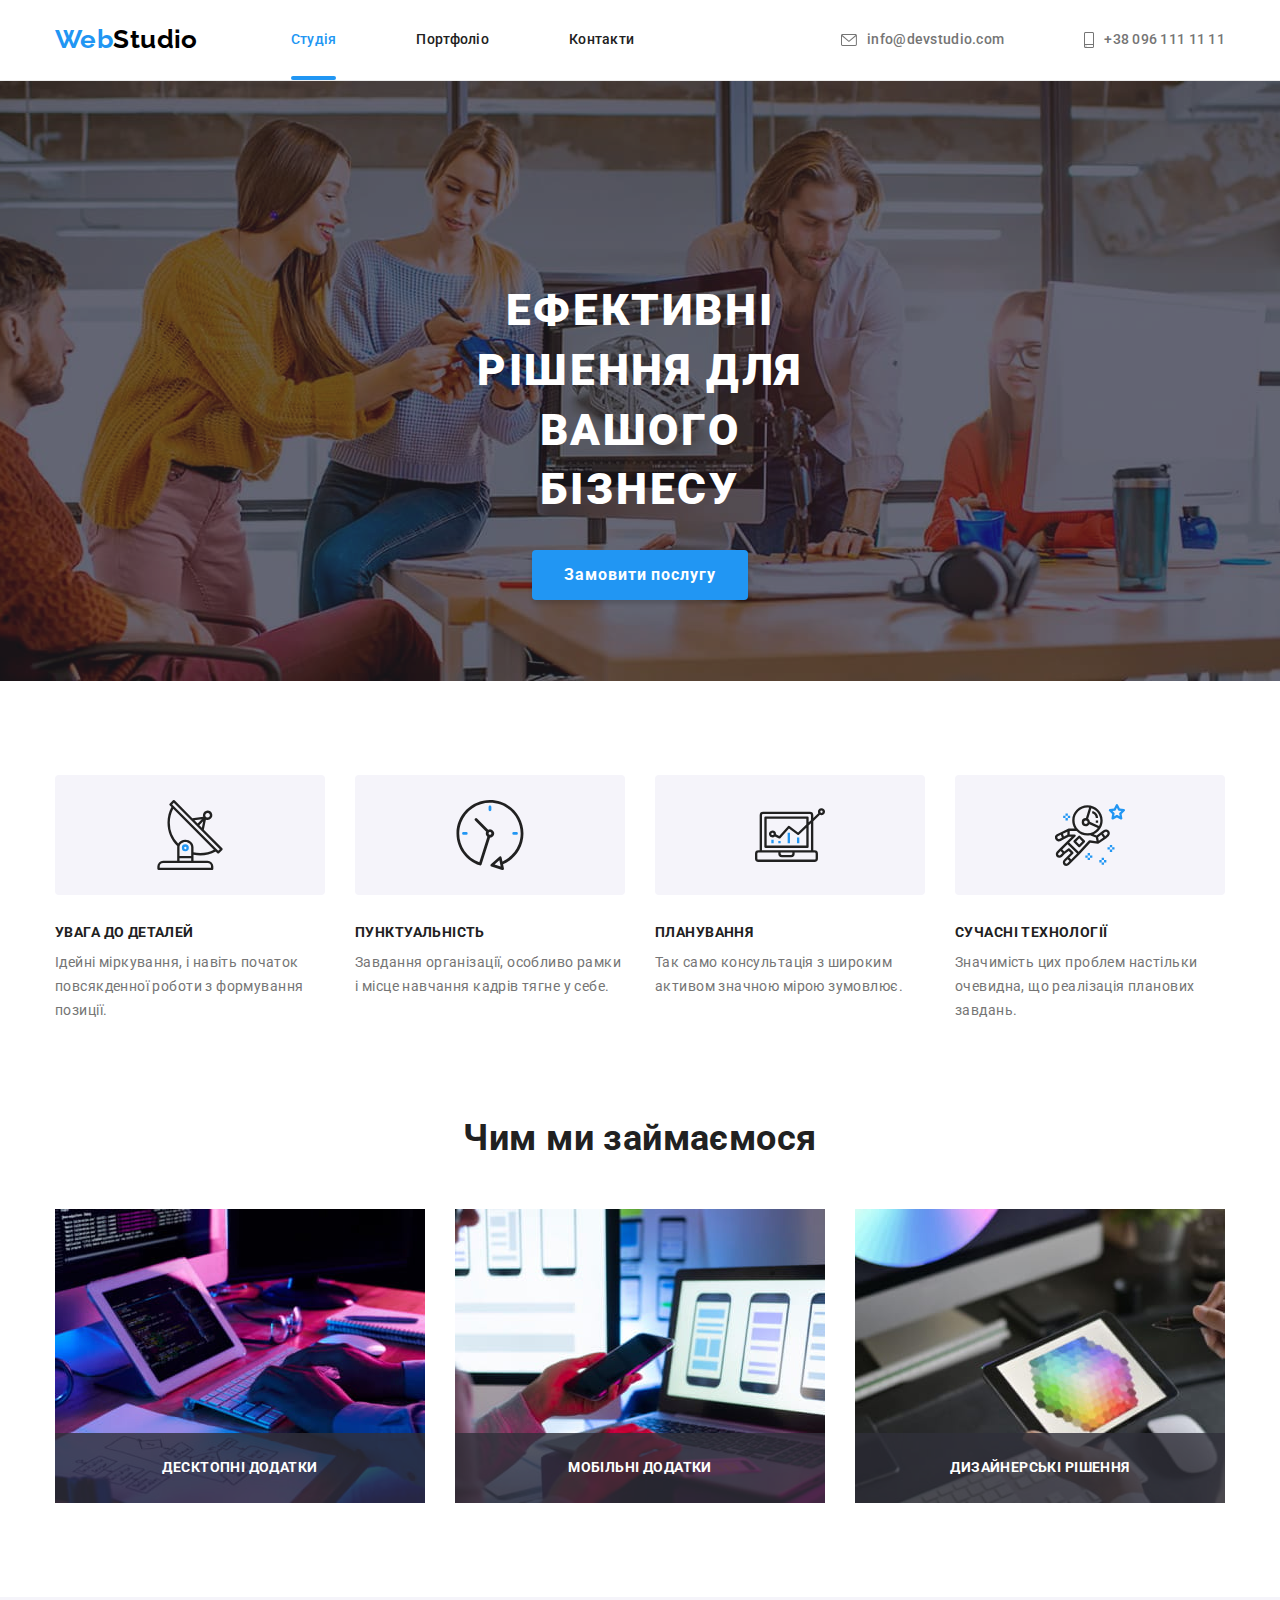
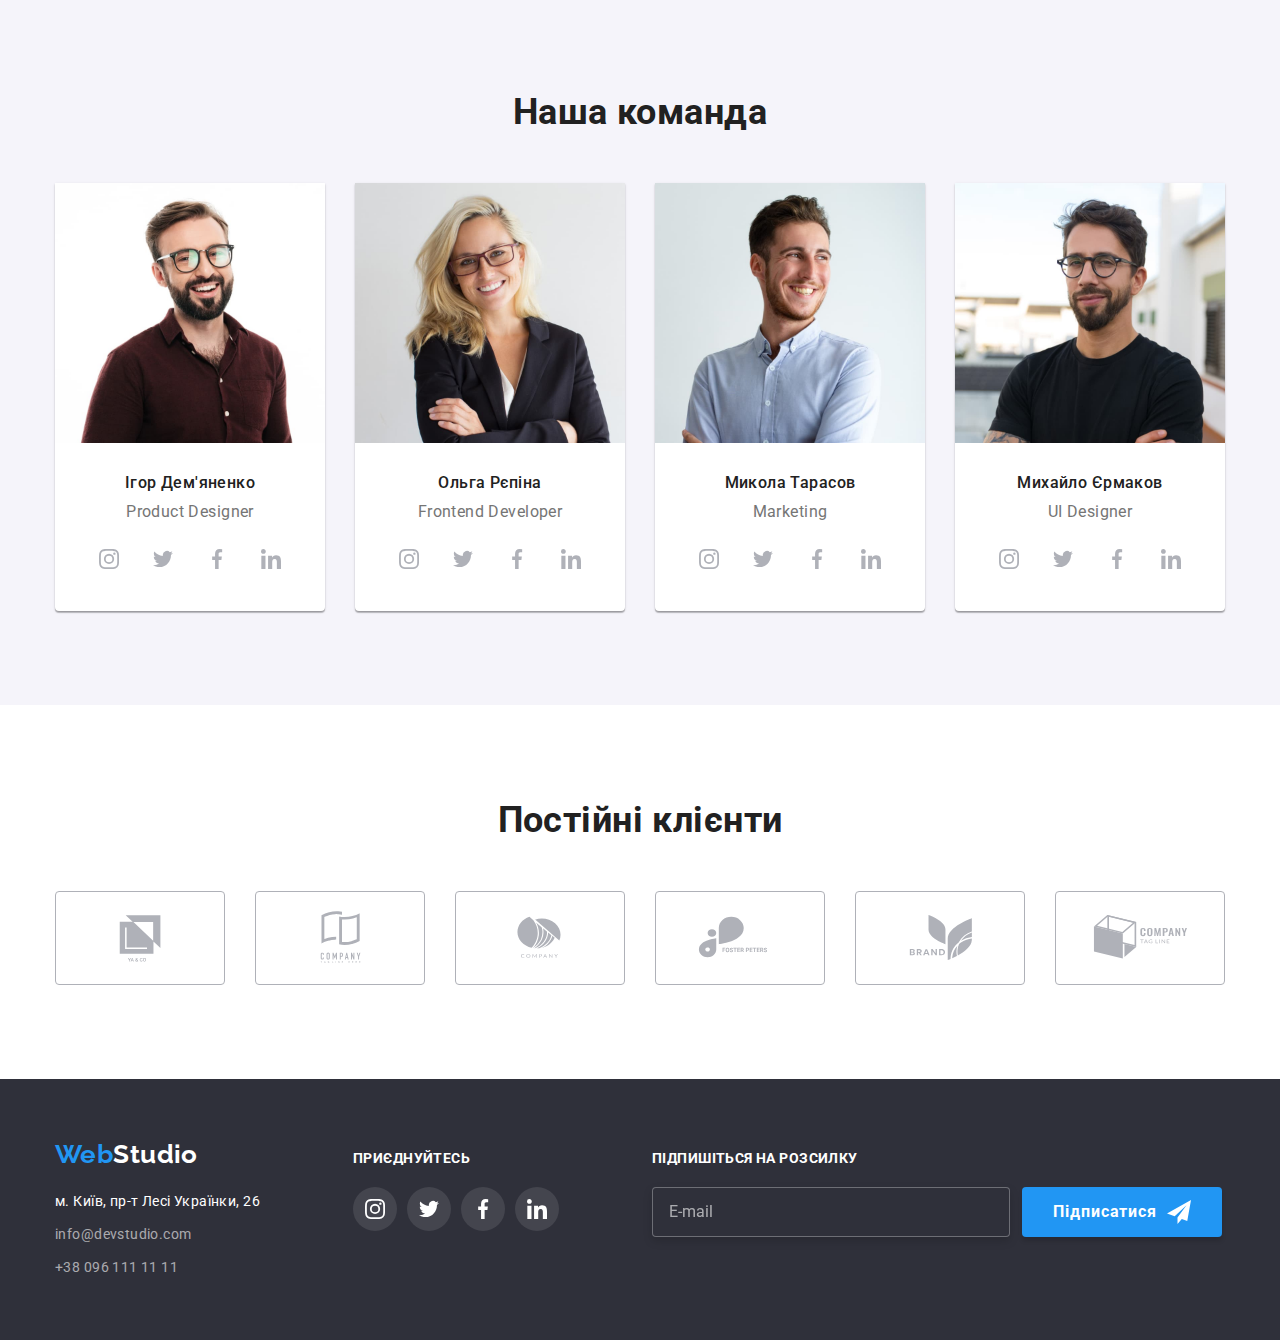
<file: index.html>
<!DOCTYPE html>
<html lang="uk">
  <head>
    <meta charset="UTF-8" />
    <meta http-equiv="X-UA-Compatible" content="IE=edge" />
    <meta name="viewport" content="width=device-width, initial-scale=1.0" />
    <title>Студія</title>
    <link
      href="https://fonts.googleapis.com/css2?family=Raleway:wght@700&family=Roboto:wght@400;500;700;900&display=swap"
      rel="stylesheet"
    />
    <link
      rel="stylesheet"
      href="https://cdnjs.cloudflare.com/ajax/libs/modern-normalize/1.1.0/modern-normalize.min.css"
    />
    <link rel="stylesheet" href="./css/main.min.css" />
  </head>
  <body>
    <!-- Шапка -->
    <header class="page-header">
      <div class="page-header__container container">
        <a href="./index.html" class="logo logo--header"
          ><span class="logo__accent">Web</span>Studio</a
        >
        <nav class="page-header__navigation">
          <ul class="nav-list">
            <li class="nav-list__item">
              <a href="./index.html" class="nav-list__link nav-list__link--active">Студія</a>
            </li>
            <li class="nav-list__item">
              <a href="./portfolio.html" class="nav-list__link">Портфоліо</a>
            </li>
            <li class="nav-list__item">
              <a href="" class="nav-list__link">Контакти</a>
            </li>
          </ul>
        </nav>
        <ul class="contacts-list">
          <li class="contacts-list__item">
            <a href="mailto:info@devstudio.com" class="contacts-list__mail">
              <svg class="contacts-list__icon-header" width="16" height="12">
                <use href="./images/icons.svg#icon-envelope"></use>
              </svg>
              info@devstudio.com</a
            >
          </li>
          <li class="contacts-list__item">
            <a href="tel:380961111111" class="contacts-list__tel">
              <svg class="contacts-list__icon-header" width="10" height="16">
                <use href="./images/icons.svg#icon-smartphone"></use>
              </svg>
              +38 096 111 11 11</a
            >
          </li>
        </ul>
      </div>
    </header>
    <main>
      <!-- Банер -->
      <section class="banner">
        <h1 class="banner__title">
          Ефективні рішення для<br />
          вашого бізнесу
        </h1>
        <button data-modal-open type="button" class="button button--bigly-width">
          Замовити послугу
        </button>
      </section>
      <!-- Особливості -->
      <section class="section section--without-padding-bottom">
        <div class="container">
          <h2 class="visually-hidden">Переваги</h2>
          <ul class="features-list">
            <li class="features-list__item">
              <div class="features-list__tumb">
                <svg width="70" height="70">
                  <use href="./images/icons.svg#icon-antenna"></use>
                </svg>
              </div>
              <h3 class="features-list__title">УВАГА ДО ДЕТАЛЕЙ</h3>
              <p class="features-list__text">
                Ідейні міркування, і навіть початок повсякденної роботи з формування позиції.
              </p>
            </li>
            <li class="features-list__item">
              <div class="features-list__tumb">
                <svg width="70" height="70">
                  <use href="./images/icons.svg#icon-clock"></use>
                </svg>
              </div>
              <h3 class="features-list__title">ПУНКТУАЛЬНІСТЬ</h3>
              <p class="features-list__text">
                Завдання організації, особливо рамки і місце навчання кадрів тягне у себе.
              </p>
            </li>
            <li class="features-list__item">
              <div class="features-list__tumb">
                <svg width="70" height="70">
                  <use href="./images/icons.svg#icon-diagram"></use>
                </svg>
              </div>
              <h3 class="features-list__title">ПЛАНУВАННЯ</h3>
              <p class="features-list__text">
                Так само консультація з широким активом значною мірою зумовлює.
              </p>
            </li>
            <li class="features-list__item">
              <div class="features-list__tumb">
                <svg width="70" height="70">
                  <use href="./images/icons.svg#icon-astronaut"></use>
                </svg>
              </div>
              <h3 class="features-list__title">СУЧАСНІ ТЕХНОЛОГІЇ</h3>
              <p class="features-list__text">
                Значимість цих проблем настільки очевидна, що реалізація планових завдань.
              </p>
            </li>
          </ul>
        </div>
      </section>
      <!-- Чим займаємось -->
      <section class="section">
        <div class="container">
          <h2 class="section-title">Чим ми займаємося</h2>
          <ul class="functions-list">
            <li class="functions-list__item">
              <a href="">
                <div class="functions-list__img">
                  <img src="./images/box-one.jpg" alt="Людина друкує на клавіатурі" width="370" />
                  <p class="functions-list__overlay">Десктопні додатки</p>
                </div>
              </a>
            </li>
            <li class="functions-list__item">
              <a href="">
                <div class="functions-list__img">
                  <img
                    src="./images/box-two.jpg"
                    alt="Людина перед ноутбуком тримає в руці телефон"
                    width="370"
                  />
                  <p class="functions-list__overlay">Мобільні додатки</p>
                </div>
              </a>
            </li>
            <li class="functions-list__item">
              <a href="">
                <div class="functions-list__img">
                  <img src="./images/box-three.jpg" alt="Людина тримає планшет" width="370" />
                  <p class="functions-list__overlay">Дизайнерські рішення</p>
                </div>
              </a>
            </li>
          </ul>
        </div>
      </section>
      <!-- Команда -->
      <section class="section section--background-grey">
        <div class="container">
          <h2 class="section-title">Наша команда</h2>
          <ul class="team-list">
            <li class="team-list__item">
              <img src="./images/photo-one.jpg" alt="Чоловік в окулярах" width="270" />
              <div class="team-list__tumb">
                <h3 class="team-list__member">Ігор Дем'яненко</h3>
                <p class="team-list__text" lang="en">Product Designer</p>
                <ul class="social-list">
                  <li>
                    <a
                      class="social-list__link social-list__link--light"
                      href=""
                      rel="noopener noreferrer nofollow"
                    >
                      <svg width="20" height="20">
                        <use href="./images/icons.svg#icon-instagram"></use>
                      </svg>
                    </a>
                  </li>
                  <li>
                    <a
                      class="social-list__link social-list__link--light"
                      href=""
                      rel="noopener noreferrer nofollow"
                    >
                      <svg width="20" height="20">
                        <use href="./images/icons.svg#icon-twitter"></use>
                      </svg>
                    </a>
                  </li>
                  <li>
                    <a
                      class="social-list__link social-list__link--light"
                      href=""
                      rel="noopener noreferrer nofollow"
                    >
                      <svg width="20" height="20">
                        <use href="./images/icons.svg#icon-facebook"></use>
                      </svg>
                    </a>
                  </li>
                  <li>
                    <a
                      class="social-list__link social-list__link--light"
                      href=""
                      rel="noopener noreferrer nofollow"
                    >
                      <svg width="20" height="20">
                        <use href="./images/icons.svg#icon-linkedin"></use>
                      </svg>
                    </a>
                  </li>
                </ul>
              </div>
            </li>
            <li class="team-list__item">
              <img src="./images/photo-two.jpg" alt="Жінка в окулярах та костюмі" width="270" />
              <div class="team-list__tumb">
                <h3 class="team-list__member">Ольга Рєпіна</h3>
                <p class="team-list__text" lang="en">Frontend Developer</p>
                <ul class="social-list">
                  <li>
                    <a
                      class="social-list__link social-list__link--light"
                      href=""
                      rel="noopener noreferrer nofollow"
                    >
                      <svg width="20" height="20">
                        <use href="./images/icons.svg#icon-instagram"></use>
                      </svg>
                    </a>
                  </li>
                  <li>
                    <a
                      class="social-list__link social-list__link--light"
                      href=""
                      rel="noopener noreferrer nofollow"
                    >
                      <svg width="20" height="20">
                        <use href="./images/icons.svg#icon-twitter"></use>
                      </svg>
                    </a>
                  </li>
                  <li>
                    <a
                      class="social-list__link social-list__link--light"
                      href=""
                      rel="noopener noreferrer nofollow"
                    >
                      <svg width="20" height="20">
                        <use href="./images/icons.svg#icon-facebook"></use>
                      </svg>
                    </a>
                  </li>
                  <li>
                    <a
                      class="social-list__link social-list__link--light"
                      href=""
                      rel="noopener noreferrer nofollow"
                    >
                      <svg width="20" height="20">
                        <use href="./images/icons.svg#icon-linkedin"></use>
                      </svg>
                    </a>
                  </li>
                </ul>
              </div>
            </li>
            <li class="team-list__item">
              <img src="./images/photo-three.jpg" alt="Чоловік в рубашці" width="270" />
              <div class="team-list__tumb">
                <h3 class="team-list__member">Микола Тарасов</h3>
                <p class="team-list__text" lang="en">Marketing</p>
                <ul class="social-list">
                  <li>
                    <a
                      class="social-list__link social-list__link--light"
                      href=""
                      rel="noopener noreferrer nofollow"
                    >
                      <svg width="20" height="20">
                        <use href="./images/icons.svg#icon-instagram"></use>
                      </svg>
                    </a>
                  </li>
                  <li>
                    <a
                      class="social-list__link social-list__link--light"
                      href=""
                      rel="noopener noreferrer nofollow"
                    >
                      <svg width="20" height="20">
                        <use href="./images/icons.svg#icon-twitter"></use>
                      </svg>
                    </a>
                  </li>
                  <li>
                    <a
                      class="social-list__link social-list__link--light"
                      href=""
                      rel="noopener noreferrer nofollow"
                    >
                      <svg width="20" height="20">
                        <use href="./images/icons.svg#icon-facebook"></use>
                      </svg>
                    </a>
                  </li>
                  <li>
                    <a
                      class="social-list__link social-list__link--light"
                      href=""
                      rel="noopener noreferrer nofollow"
                    >
                      <svg width="20" height="20">
                        <use href="./images/icons.svg#icon-linkedin"></use>
                      </svg>
                    </a>
                  </li>
                </ul>
              </div>
            </li>
            <li class="team-list__item">
              <img src="./images/photo-four.jpg" alt="Чоловік в окулярах" width="270" />
              <div class="team-list__tumb">
                <h3 class="team-list__member">Михайло Єрмаков</h3>
                <p class="team-list__text" lang="en">UI Designer</p>
                <ul class="social-list">
                  <li>
                    <a
                      class="social-list__link social-list__link--light"
                      href=""
                      rel="noopener noreferrer nofollow"
                    >
                      <svg width="20" height="20">
                        <use href="./images/icons.svg#icon-instagram"></use>
                      </svg>
                    </a>
                  </li>
                  <li>
                    <a
                      class="social-list__link social-list__link--light"
                      href=""
                      rel="noopener noreferrer nofollow"
                    >
                      <svg width="20" height="20">
                        <use href="./images/icons.svg#icon-twitter"></use>
                      </svg>
                    </a>
                  </li>
                  <li>
                    <a
                      class="social-list__link social-list__link--light"
                      href=""
                      rel="noopener noreferrer nofollow"
                    >
                      <svg width="20" height="20">
                        <use href="./images/icons.svg#icon-facebook"></use>
                      </svg>
                    </a>
                  </li>
                  <li>
                    <a
                      class="social-list__link social-list__link--light"
                      href=""
                      rel="noopener noreferrer nofollow"
                    >
                      <svg width="20" height="20">
                        <use href="./images/icons.svg#icon-linkedin"></use>
                      </svg>
                    </a>
                  </li>
                </ul>
              </div>
            </li>
          </ul>
        </div>
      </section>
      <!-- Клієнти -->
      <section class="section">
        <div class="container">
          <h2 class="section-title">Постійні клієнти</h2>
          <ul class="clients-list">
            <li class="clients-list__item">
              <a class="clients-list__link" href="" rel="noopener noreferrer nofollow"
                ><svg width="106" height="60">
                  <use href="./images/icons.svg#icon-logo-one"></use></svg
              ></a>
            </li>
            <li class="clients-list__item">
              <a class="clients-list__link" href="" rel="noopener noreferrer nofollow"
                ><svg width="106" height="60">
                  <use href="./images/icons.svg#icon-logo-two"></use></svg
              ></a>
            </li>
            <li class="clients-list__item">
              <a class="clients-list__link" href="" rel="noopener noreferrer nofollow"
                ><svg width="106" height="60">
                  <use href="./images/icons.svg#icon-logo-three"></use></svg
              ></a>
            </li>
            <li class="clients-list__item">
              <a class="clients-list__link" href="" rel="noopener noreferrer nofollow"
                ><svg width="106" height="60">
                  <use href="./images/icons.svg#icon-logo-four"></use></svg
              ></a>
            </li>
            <li class="clients-list__item">
              <a class="clients-list__link" href="" rel="noopener noreferrer nofollow">
                <svg width="106" height="60">
                  <use href="./images/icons.svg#icon-logo-five"></use></svg
              ></a>
            </li>
            <li class="clients-list__item">
              <a class="clients-list__link" href="" rel="noopener noreferrer nofollow"
                ><svg width="106" height="60">
                  <use href="./images/icons.svg#icon-logo-six"></use></svg
              ></a>
            </li>
          </ul>
        </div>
      </section>
    </main>
    <!-- Підвал -->
    <footer class="page-footer">
      <div class="page-footer__container container">
        <div>
          <a href="./index.html" class="logo logo--footer"
            ><span class="logo__accent">Web</span>Studio</a
          >
          <address>
            <ul class="contacts-footer">
              <li class="contacts-footer__item">
                <a
                  href="https://goo.gl/maps/44BGPZHSNG9RyHG87"
                  target="_blank"
                  rel="noopener noreferrer nofollow"
                  class="contacts-footer__link contacts-footer__link--white"
                  >м. Київ, пр-т Лесі Українки, 26</a
                >
              </li>
              <li class="contacts-footer__item">
                <a href="mailto:info@devstudio.com" class="contacts-footer__link"
                  >info@devstudio.com</a
                >
              </li>
              <li class="contacts-footer__item">
                <a href="tel:380961111111" class="contacts-footer__link">+38 096 111 11 11</a>
              </li>
            </ul>
          </address>
        </div>
        <div class="page-footer__social-links">
          <span class="page-footer__social-title">приєднуйтесь</span>
          <ul class="social-list">
            <li>
              <a
                class="social-list__link social-list__link--dark"
                href=""
                rel="noopener noreferrer nofollow"
              >
                <svg width="20" height="20">
                  <use href="./images/icons.svg#icon-instagram"></use>
                </svg>
              </a>
            </li>
            <li>
              <a
                class="social-list__link social-list__link--dark"
                href=""
                rel="noopener noreferrer nofollow"
              >
                <svg width="20" height="20">
                  <use href="./images/icons.svg#icon-twitter"></use>
                </svg>
              </a>
            </li>
            <li>
              <a
                class="social-list__link social-list__link--dark"
                href=""
                rel="noopener noreferrer nofollow"
              >
                <svg width="20" height="20">
                  <use href="./images/icons.svg#icon-facebook"></use>
                </svg>
              </a>
            </li>
            <li>
              <a
                class="social-list__link social-list__link--dark"
                href=""
                rel="noopener noreferrer nofollow"
              >
                <svg width="20" height="20">
                  <use href="./images/icons.svg#icon-linkedin"></use>
                </svg>
              </a>
            </li>
          </ul>
        </div>
        <div class="form-footer">
          <p class="form-footer__text">Підпишіться на розсилку</p>
          <form class="form-footer__container">
            <div class="form-footer__field">
              <input
                class="form-footer__input"
                type="email"
                name="email-subscrib"
                id="mail"
                placeholder="E-mail"
              />
              <label class="form-footer__label" for="mail"></label>
            </div>
            <div>
              <button class="button button--gap" type="submit">
                Підписатися
                <svg width="24" height="24">
                  <use href="./images/icons.svg#icon-send"></use>
                </svg>
              </button>
            </div>
          </form>
        </div>
      </div>
    </footer>
    <!-- Модальне вікно -->
    <div data-modal class="backdrop backdrop--is-hidden">
      <div class="modal">
        <button data-modal-close class="modal__button" type="button">
          <svg width="11" height="11">
            <use href="./images/icons.svg#icon-close"></use>
          </svg>
        </button>
        <p class="modal__text">Залиште свої дані, ми вам передзвонимо</p>
        <form class="form-modal">
          <div class="form-modal__field">
            <label class="form-modal__label" for="user_name">Ім'я</label>
            <input class="form-modal__input" type="text" name="name" id="user_name" />
            <svg class="form-modal__icon" width="18" height="18">
              <use href="./images/icons.svg#icon-person"></use>
            </svg>
          </div>
          <div class="form-modal__field">
            <label class="form-modal__label" for="user_tel">Телефон</label>
            <input class="form-modal__input" type="tel" name="tel" id="user_tel" />
            <svg class="form-modal__icon" width="18" height="18">
              <use href="./images/icons.svg#icon-phone"></use>
            </svg>
          </div>
          <div class="form-modal__field">
            <label class="form-modal__label" for="user_email">Пошта</label>
            <input class="form-modal__input" type="email" name="email" id="user_email" />
            <svg class="form-modal__icon" width="18" height="18">
              <use href="./images/icons.svg#icon-email"></use>
            </svg>
          </div>
          <div class="form-modal__field form-modal__field--without-margin">
            <label class="form-modal__label" for="user_feedback">Коментар</label>
            <textarea
              class="form-modal__textarea"
              name="feedback"
              rows="5"
              placeholder="Введіть текст"
              id="user_feedback"
            ></textarea>
          </div>
          <div class="form-modal__field form-modal__field--larger-margin">
            <label class="form-modal__label-policy">
              <input class="form-modal__checkbox" type="checkbox" name="policy" />
              <span class="form-modal__checkbox-icon"></span>
              Погоджуюся з розсилкою та приймаю
              <a class="form-modal__link" href="#">Умови договору</a>
            </label>
          </div>
          <button class="button" type="submit">Відправити</button>
        </form>
      </div>
    </div>
    <script src="./js/modal.js"></script>
  </body>
</html>
</file>
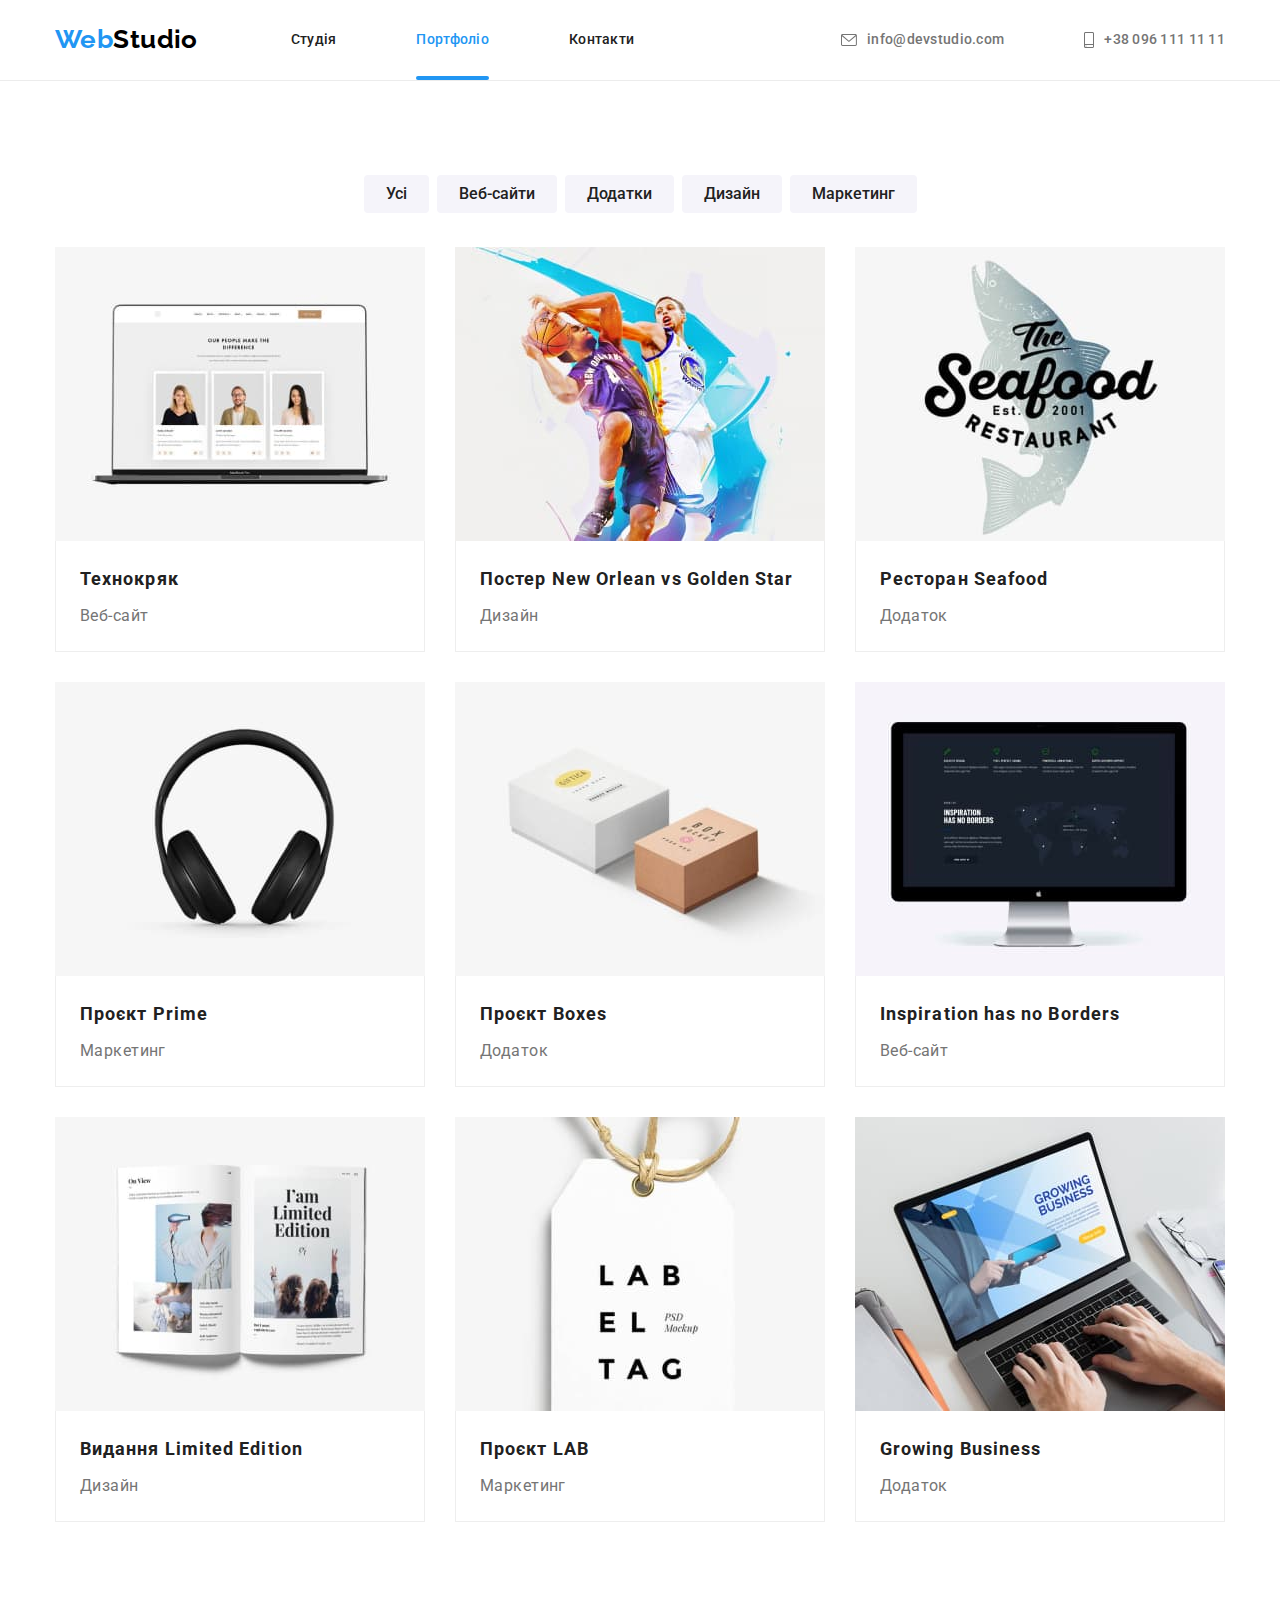
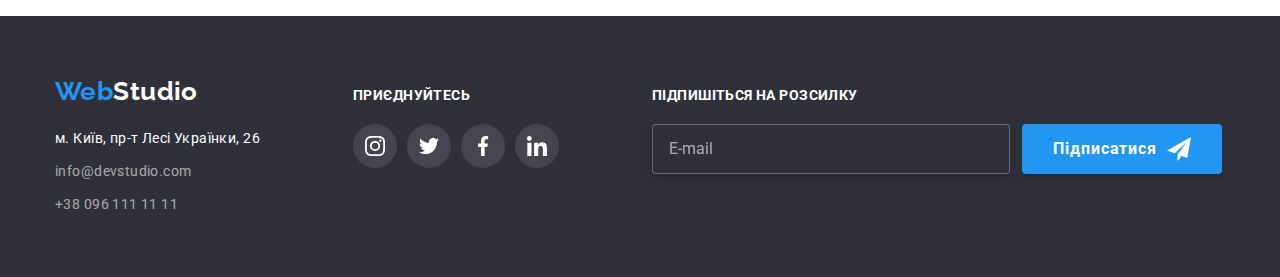
<file: portfolio.html>
<!DOCTYPE html>
<html lang="uk">
  <head>
    <meta charset="UTF-8" />
    <meta http-equiv="X-UA-Compatible" content="IE=edge" />
    <meta name="viewport" content="width=device-width, initial-scale=1.0" />
    <title>Портфоліо</title>
    <link
      href="https://fonts.googleapis.com/css2?family=Raleway:wght@700&family=Roboto:wght@400;500;700;900&display=swap"
      rel="stylesheet"
    />
    <link
      rel="stylesheet"
      href="https://cdnjs.cloudflare.com/ajax/libs/modern-normalize/1.1.0/modern-normalize.min.css"
    />
    <link rel="stylesheet" href="./css/main.min.css" />
  </head>
  <body>
    <!-- Шапка -->
    <header class="page-header">
      <div class="page-header__container container">
        <a href="./index.html" class="logo logo--header"
          ><span class="logo__accent">Web</span>Studio</a
        >
        <nav class="page-header__navigation">
          <ul class="nav-list">
            <li class="nav-list__item">
              <a href="./index.html" class="nav-list__link">Студія</a>
            </li>
            <li class="nav-list__item">
              <a href="./portfolio.html" class="nav-list__link nav-list__link--active">Портфоліо</a>
            </li>
            <li class="nav-list__item">
              <a href="" class="nav-list__link">Контакти</a>
            </li>
          </ul>
        </nav>
        <ul class="contacts-list">
          <li class="contacts-list__item">
            <a href="mailto:info@devstudio.com" class="contacts-list__mail">
              <svg class="contacts-list__icon-header" width="16" height="12">
                <use href="./images/icons.svg#icon-envelope"></use>
              </svg>
              info@devstudio.com</a
            >
          </li>
          <li class="contacts-list__item">
            <a href="tel:380961111111" class="contacts-list__tel">
              <svg class="contacts-list__icon-header" width="10" height="16">
                <use href="./images/icons.svg#icon-smartphone"></use>
              </svg>
              +38 096 111 11 11</a
            >
          </li>
        </ul>
      </div>
    </header>
    <main>
      <section class="section">
        <div class="container">
          <!-- Фільтр -->
          <h1 class="visually-hidden">Приклади робіт</h1>
          <ul class="filter-list">
            <li>
              <button type="button" class="filter-list__button filter-list__button--smaller">
                Усі
              </button>
            </li>
            <li>
              <button type="button" class="filter-list__button">Веб-сайти</button>
            </li>
            <li>
              <button type="button" class="filter-list__button">Додатки</button>
            </li>
            <li>
              <button type="button" class="filter-list__button">Дизайн</button>
            </li>
            <li>
              <button type="button" class="filter-list__button">Маркетинг</button>
            </li>
          </ul>
          <!-- Приклади робіт -->
          <ul class="work-list">
            <li class="work-list__item">
              <a class="work-list__link" href="">
                <div class="work-list__img-container">
                  <img
                    src="./images/tehnocryak.jpg"
                    alt="Ноутбук з відкритою веб-сторінкою"
                    width="370"
                  />
                  <div class="work-list__overlay">
                    <p>
                      Ресурс пропонує комплексні пропозиції з різним рівнем функціоналу та сервісів.
                      Все це дозволить відвідувачу отримати вичерпні відомості про компанію чи
                      приватну особу.
                    </p>
                  </div>
                </div>
                <div class="work-list__description">
                  <h3 class="work-list__title">Технокряк</h3>
                  <p class="work-list__text">Веб-сайт</p>
                </div>
              </a>
            </li>
            <li class="work-list__item">
              <a class="work-list__link" href="">
                <div class="work-list__img-container">
                  <img
                    src="./images/new-orlean.jpg"
                    alt="Два баскетболісти в процесі гри"
                    width="370"
                  />
                  <div class="work-list__overlay">
                    <p>
                      Ресурс пропонує комплексні пропозиції з різним рівнем функціоналу та сервісів.
                      Все це дозволить відвідувачу отримати вичерпні відомості про компанію чи
                      приватну особу.
                    </p>
                  </div>
                </div>
                <div class="work-list__description">
                  <h3 class="work-list__title">Постер New Orlean vs Golden Star</h3>
                  <p class="work-list__text">Дизайн</p>
                </div>
              </a>
            </li>
            <li class="work-list__item">
              <a class="work-list__link" href="">
                <div class="work-list__img-container">
                  <img src="./images/seafood.jpg" alt="Риба" width="370" />
                  <div class="work-list__overlay">
                    <p>
                      Ресурс пропонує комплексні пропозиції з різним рівнем функціоналу та сервісів.
                      Все це дозволить відвідувачу отримати вичерпні відомості про компанію чи
                      приватну особу.
                    </p>
                  </div>
                </div>
                <div class="work-list__description">
                  <h3 class="work-list__title">Ресторан Seafood</h3>
                  <p class="work-list__text">Додаток</p>
                </div>
              </a>
            </li>
            <li class="work-list__item">
              <a class="work-list__link" href="">
                <div class="work-list__img-container">
                  <img src="./images/prime.jpg" alt="Навушники" width="370" />
                  <div class="work-list__overlay">
                    <p>
                      Ресурс пропонує комплексні пропозиції з різним рівнем функціоналу та сервісів.
                      Все це дозволить відвідувачу отримати вичерпні відомості про компанію чи
                      приватну особу.
                    </p>
                  </div>
                </div>
                <div class="work-list__description">
                  <h3 class="work-list__title">Проєкт Prime</h3>
                  <p class="work-list__text">Маркетинг</p>
                </div>
              </a>
            </li>
            <li class="work-list__item">
              <a class="work-list__link" href="">
                <div class="work-list__img-container">
                  <img src="./images/boxes.jpg" alt="Дві коробки" width="370" />
                  <div class="work-list__overlay">
                    <p>
                      Ресурс пропонує комплексні пропозиції з різним рівнем функціоналу та сервісів.
                      Все це дозволить відвідувачу отримати вичерпні відомості про компанію чи
                      приватну особу.
                    </p>
                  </div>
                </div>
                <div class="work-list__description">
                  <h3 class="work-list__title">Проєкт Boxes</h3>
                  <p class="work-list__text">Додаток</p>
                </div>
              </a>
            </li>
            <li class="work-list__item">
              <a class="work-list__link" href="">
                <div class="work-list__img-container">
                  <img src="./images/inspiration.jpg" alt="Екран монітору" width="370" />
                  <div class="work-list__overlay">
                    <p>
                      Ресурс пропонує комплексні пропозиції з різним рівнем функціоналу та сервісів.
                      Все це дозволить відвідувачу отримати вичерпні відомості про компанію чи
                      приватну особу.
                    </p>
                  </div>
                </div>
                <div class="work-list__description">
                  <h3 class="work-list__title">Inspiration has no Borders</h3>
                  <p class="work-list__text">Веб-сайт</p>
                </div>
              </a>
            </li>
            <li class="work-list__item">
              <a class="work-list__link" href="">
                <div class="work-list__img-container">
                  <img src="./images/limited-edition.jpg" alt="Розгорнутий журнал" width="370" />
                  <div class="work-list__overlay">
                    <p>
                      Ресурс пропонує комплексні пропозиції з різним рівнем функціоналу та сервісів.
                      Все це дозволить відвідувачу отримати вичерпні відомості про компанію чи
                      приватну особу.
                    </p>
                  </div>
                </div>
                <div class="work-list__description">
                  <h3 class="work-list__title">Видання Limited Edition</h3>
                  <p class="work-list__text">Дизайн</p>
                </div>
              </a>
            </li>
            <li class="work-list__item">
              <a class="work-list__link" href="">
                <div class="work-list__img-container">
                  <img src="./images/lab.jpg" alt="Ярлик з написом" width="370" />
                  <div class="work-list__overlay">
                    <p>
                      Ресурс пропонує комплексні пропозиції з різним рівнем функціоналу та сервісів.
                      Все це дозволить відвідувачу отримати вичерпні відомості про компанію чи
                      приватну особу.
                    </p>
                  </div>
                </div>
                <div class="work-list__description">
                  <h3 class="work-list__title">Проєкт LAB</h3>
                  <p class="work-list__text">Маркетинг</p>
                </div>
              </a>
            </li>
            <li class="work-list__item">
              <a class="work-list__link" href="">
                <div class="work-list__img-container">
                  <img
                    src="./images/growing-business.jpg"
                    alt="Руки на клавіатурі ноутбуку"
                    width="370"
                  />
                  <div class="work-list__overlay">
                    <p>
                      Ресурс пропонує комплексні пропозиції з різним рівнем функціоналу та сервісів.
                      Все це дозволить відвідувачу отримати вичерпні відомості про компанію чи
                      приватну особу.
                    </p>
                  </div>
                </div>
                <div class="work-list__description">
                  <h3 class="work-list__title">Growing Business</h3>
                  <p class="work-list__text">Додаток</p>
                </div>
              </a>
            </li>
          </ul>
        </div>
      </section>
    </main>
    <!-- Підвал -->
    <footer class="page-footer">
      <div class="page-footer__container container">
        <div>
          <a href="./index.html" class="logo logo--footer"
            ><span class="logo__accent">Web</span>Studio</a
          >
          <address>
            <ul class="contacts-footer">
              <li class="contacts-footer__item">
                <a
                  href="https://goo.gl/maps/44BGPZHSNG9RyHG87"
                  target="_blank"
                  rel="noopener noreferrer nofollow"
                  class="contacts-footer__link contacts-footer__link--white"
                  >м. Київ, пр-т Лесі Українки, 26</a
                >
              </li>
              <li class="contacts-footer__item">
                <a href="mailto:info@devstudio.com" class="contacts-footer__link"
                  >info@devstudio.com</a
                >
              </li>
              <li class="contacts-footer__item">
                <a href="tel:380961111111" class="contacts-footer__link">+38 096 111 11 11</a>
              </li>
            </ul>
          </address>
        </div>
        <div class="page-footer__social-links">
          <span class="page-footer__social-title">приєднуйтесь</span>
          <ul class="social-list">
            <li>
              <a
                class="social-list__link social-list__link--dark"
                href=""
                rel="noopener noreferrer nofollow"
              >
                <svg width="20" height="20">
                  <use href="./images/icons.svg#icon-instagram"></use>
                </svg>
              </a>
            </li>
            <li>
              <a
                class="social-list__link social-list__link--dark"
                href=""
                rel="noopener noreferrer nofollow"
              >
                <svg width="20" height="20">
                  <use href="./images/icons.svg#icon-twitter"></use>
                </svg>
              </a>
            </li>
            <li>
              <a
                class="social-list__link social-list__link--dark"
                href=""
                rel="noopener noreferrer nofollow"
              >
                <svg width="20" height="20">
                  <use href="./images/icons.svg#icon-facebook"></use>
                </svg>
              </a>
            </li>
            <li>
              <a
                class="social-list__link social-list__link--dark"
                href=""
                rel="noopener noreferrer nofollow"
              >
                <svg width="20" height="20">
                  <use href="./images/icons.svg#icon-linkedin"></use>
                </svg>
              </a>
            </li>
          </ul>
        </div>
        <div class="form-footer">
          <p class="form-footer__text">Підпишіться на розсилку</p>
          <form class="form-footer__container">
            <div class="form-footer__field">
              <input
                class="form-footer__input"
                type="email"
                name="email-subscrib"
                id="mail"
                placeholder="E-mail"
              />
              <label class="form-footer__label" for="mail"></label>
            </div>
            <div>
              <button class="button button--gap" type="submit">
                Підписатися
                <svg width="24" height="24">
                  <use href="./images/icons.svg#icon-send"></use>
                </svg>
              </button>
            </div>
          </form>
        </div>
      </div>
    </footer>
  </body>
</html>
</file>
<file: css/main.min.css>
body{color:#757575;background-color:#fff;font-family:"Roboto",sans-serif;font-size:14px;letter-spacing:.03em}ul{padding:0;margin:0;list-style:none;gap:30px}h1,h2,h3,p{margin-top:0;margin-bottom:0}img{display:block;max-width:100%;height:auto}input,textarea{outline:none}.section{padding-top:94px;padding-bottom:94px}.section--without-padding-bottom{padding-bottom:0}.section--background-grey{background-color:#f5f4fa}.container{width:1200px;padding-left:15px;padding-right:15px;margin-left:auto;margin-right:auto}.section-title{margin-bottom:50px;color:#212121;font-size:36px;line-height:1.17;text-align:center}.visually-hidden{position:absolute;width:1px;height:1px;margin:-1px;border:0;padding:0;white-space:nowrap;-webkit-clip-path:inset(100%);clip-path:inset(100%);clip:rect(0 0 0 0);overflow:hidden}.page-header{border-bottom:1px solid #ececec}.page-header__container{display:flex;align-items:center}.page-header__navigation{display:flex}.logo{font-family:"Raleway",sans-serif;font-weight:700;font-size:26px;line-height:1.19;text-decoration:none}.logo__accent{color:#2196f3}.logo--header{padding-top:24px;padding-bottom:25px;color:#000}.logo--footer{display:inline-block;margin-bottom:20px;color:#fff}.nav-list{display:flex;margin-left:93px}.nav-list__item:not(:last-child){margin-right:50px}.nav-list__link{display:block;padding-top:32px;padding-bottom:32px;color:#212121;font-weight:500;line-height:1.14;letter-spacing:.02em;text-decoration:none;transition:color 250ms cubic-bezier(0.4, 0, 0.2, 1)}.nav-list__link:hover,.nav-list__link:focus{color:#2196f3}.nav-list__link--active{position:relative;color:#2196f3}.nav-list__link--active::after{content:"";position:absolute;left:0;bottom:0;display:block;width:100%;height:4px;background-color:#2196f3;border-radius:2px}.contacts-list{display:flex;margin-left:auto}.contacts-list__icon-header{fill:currentColor;margin-right:10px}.contacts-list__item+.contacts-list__item{margin-left:50px}.contacts-list__mail,.contacts-list__tel{display:flex;align-items:center;color:#757575;font-weight:500;line-height:1.14;letter-spacing:.02em;text-decoration:none;transition:color 250ms cubic-bezier(0.4, 0, 0.2, 1)}.contacts-list__mail:hover,.contacts-list__mail:focus,.contacts-list__tel:hover,.contacts-list__tel:focus{color:#2196f3}.banner{max-width:1600px;height:600px;margin-left:auto;margin-right:auto;padding:200px 452px;background-image:url(../images/img-overlay.png),url(../images/banner.jpg);background-color:#2f303a;background-repeat:no-repeat;background-position:center;text-align:center}.banner__title{margin-bottom:30px;color:#fff;font-weight:900;font-size:44px;line-height:1.36;letter-spacing:.06em;text-transform:uppercase}.button{display:flex;justify-content:center;align-items:center;width:200px;height:50px;margin-left:auto;margin-right:auto;border-radius:4px;border:none;box-shadow:0px 4px 4px rgba(0,0,0,.15);color:#fff;background-color:#2196f3;cursor:pointer;font-family:inherit;font-weight:700;font-size:16px;line-height:1.88;letter-spacing:.06em;transition:background-color 250ms cubic-bezier(0.4, 0, 0.2, 1)}.button:hover,.button:focus{background-color:#188ce8}.button--bigly-width{width:216px}.button--gap{gap:10px}.features-list{display:flex}.features-list__item{flex-basis:calc((100% - 90px)/4)}.features-list__tumb{display:flex;align-items:center;justify-content:center;width:270px;height:120px;margin-bottom:30px;background-color:#f5f4fa;border-radius:4px}.features-list__title{margin-bottom:10px;color:#212121;font-size:14px;line-height:1.14;text-transform:uppercase}.features-list__text{line-height:1.71}.functions-list{display:flex}.functions-list__item{flex-basis:calc((100% - 60px)/3)}.functions-list__img{position:relative}.functions-list__overlay{position:absolute;display:flex;width:100%;height:70px;justify-content:center;align-items:center;bottom:0;color:#fff;background-color:rgba(47,48,58,.8);font-weight:700;line-height:1.14;text-transform:uppercase}.team-list{display:flex}.team-list__item{flex-basis:calc((100% - 90px)/4);background-color:#fff;box-shadow:0px 1px 3px rgba(0,0,0,.12),0px 1px 1px rgba(0,0,0,.14),0px 2px 1px rgba(0,0,0,.2);border-radius:0px 0px 4px 4px}.team-list__tumb{padding:30px 32px}.team-list__member{margin-bottom:10px;color:#212121;font-weight:500;font-size:16px;line-height:1.19;text-align:center}.team-list__text{margin-bottom:16px;font-size:16px;line-height:1.19;text-align:center}.social-list{display:flex;gap:10px}.social-list__link{display:flex;align-items:center;justify-content:center;width:44px;height:44px;border-radius:50%}.social-list__link--light{fill:#afb1b8;transition:fill 250ms cubic-bezier(0.4, 0, 0.2, 1),background-color 250ms cubic-bezier(0.4, 0, 0.2, 1)}.social-list__link--light:hover,.social-list__link--light:focus{fill:#fff;background-color:#2196f3}.social-list__link--dark{fill:#fff;background-color:rgba(255,255,255,.1);transition:background-color 250ms cubic-bezier(0.4, 0, 0.2, 1)}.social-list__link--dark:hover,.social-list__link--dark:focus{background-color:#2196f3}.clients-list{display:flex}.clients-list__item{border:1px solid #afb1b8;border-radius:4px;max-width:170px;transition:border-color 250ms cubic-bezier(0.4, 0, 0.2, 1)}.clients-list__item:hover{border-color:#2196f3}.clients-list__link{display:flex;align-items:center;justify-content:center;width:170px;height:92px;fill:#afb1b8;transition:fill 250ms cubic-bezier(0.4, 0, 0.2, 1)}.clients-list__link:hover,.clients-list__link:focus{fill:#2196f3}.page-footer{padding-top:60px;padding-bottom:60px;background-color:#2f303a}.page-footer__container{display:flex;align-items:baseline}.page-footer__social-links{margin-left:93px;margin-right:93px}.page-footer__social-title{display:block;margin-bottom:20px;font-weight:700;line-height:1.14;text-transform:uppercase;color:#fff}.contacts-footer{font-style:normal;line-height:1.71}.contacts-footer__item:not(:last-child){margin-bottom:9px}.contacts-footer__link{color:rgba(255,255,255,.6);text-decoration:none;transition:color 250ms cubic-bezier(0.4, 0, 0.2, 1)}.contacts-footer__link--white{color:#fff}.contacts-footer__link:hover,.contacts-footer__link:focus{color:#2196f3}.form-footer__text{margin-bottom:20px;font-weight:700;line-height:1.14;text-transform:uppercase;color:#fff}.form-footer__container{display:flex;width:570px;gap:12px}.form-footer__input{width:358px;height:50px;padding:15px 16px;border:1px solid rgba(255,255,255,.3);filter:drop-shadow(0px 4px 4px rgba(0, 0, 0, 0.15));border-radius:4px;color:#fff;background-color:#2f303a}.form-footer__input:focus{border-color:#fff}.form-footer__input::-moz-placeholder{font-size:16px;line-height:1.25px;color:rgba(255,255,255,.6)}.form-footer__input:-ms-input-placeholder{font-size:16px;line-height:1.25px;color:rgba(255,255,255,.6)}.form-footer__input::placeholder{font-size:16px;line-height:1.25px;color:rgba(255,255,255,.6)}.filter-list{display:flex;justify-content:center;margin-bottom:34px;gap:8px}.filter-list__button{display:inline-block;padding:6px 22px;border-radius:4px;border:none;color:#212121;background-color:#f5f4fa;cursor:pointer;font-family:inherit;font-weight:500;font-size:16px;line-height:1.63;transition:color 250ms cubic-bezier(0.4, 0, 0.2, 1),background-color 250ms cubic-bezier(0.4, 0, 0.2, 1),box-shadow 250ms cubic-bezier(0.4, 0, 0.2, 1)}.filter-list__button--first{padding:6px 25px}.filter-list__button:hover,.filter-list__button:focus{color:#fff;background-color:#2196f3;box-shadow:0px 3px 1px rgba(0,0,0,.1),0px 1px 2px rgba(0,0,0,.08),0px 2px 2px rgba(0,0,0,.12)}.work-list{display:flex;flex-wrap:wrap}.work-list__link{text-decoration:none}.work-list__img-container{position:relative;overflow:hidden}.work-list__overlay{position:absolute;padding:63px 24px;width:100%;height:100%;transform:translateY(100%);color:#fff;background-color:rgba(33,150,243,.9);font-size:18px;line-height:1.56;transition:transform 250ms cubic-bezier(0.4, 0, 0.2, 1)}.work-list__description{padding:20px 24px;border-left:1px solid #eee;border-right:1px solid #eee;border-bottom:1px solid #eee}.work-list__title{margin-bottom:4px;color:#212121;font-size:18px;line-height:2;letter-spacing:.06em}.work-list__text{color:#757575;font-size:16px;line-height:1.88}.work-list__item{flex-basis:calc((100% - 60px)/3);transition:box-shadow 250ms cubic-bezier(0.4, 0, 0.2, 1)}.work-list__item:hover{box-shadow:0px 1px 1px rgba(0,0,0,.12),0px 4px 4px rgba(0,0,0,.06),1px 4px 6px rgba(0,0,0,.16)}.work-list__item:hover .work-list__overlay{transform:translateY(-100%)}.backdrop{position:fixed;top:0;left:0;width:100%;height:100%;opacity:1;background-color:rgba(0,0,0,.2);transition:opacity 250ms cubic-bezier(0.4, 0, 0.2, 1)}.backdrop--is-hidden{visibility:hidden;opacity:0;pointer-events:none}.modal{position:absolute;top:50%;left:50%;padding-top:40px;padding-left:40px;padding-right:40px;width:528px;height:581px;box-shadow:0px 1px 3px rgba(0,0,0,.12),0px 1px 1px rgba(0,0,0,.14),0px 2px 1px rgba(0,0,0,.2);border-radius:4px;background-color:#fff;opacity:1;transform:translate(-50%, -50%) scale(1);transition:transform 250ms cubic-bezier(0.4, 0, 0.2, 1),opacity 250ms cubic-bezier(0.4, 0, 0.2, 1)}.backdrop--is-hidden .modal{opacity:0;transform:translate(-50%, -50%) scale(0.5)}.modal__text{margin-bottom:12px;font-weight:700;font-size:20px;line-height:1.15;text-align:center;color:#212121}.modal__button{position:absolute;top:8px;right:8px;display:flex;justify-content:center;align-items:center;width:30px;height:30px;margin-left:auto;border:1px solid rgba(0,0,0,.1);border-radius:50%;fill:#000;background-color:#fff;cursor:pointer;transition:fill 250ms cubic-bezier(0.4, 0, 0.2, 1)}.modal__button:hover,.modal__button:focus{fill:#2196f3}.form-modal__label{margin-bottom:4px;font-size:12px;line-height:1.17;letter-spacing:.01em}.form-modal__link{color:#2196f3}.form-modal__field{position:relative;display:flex;flex-direction:column;margin-bottom:10px}.form-modal__field--without-margin{margin:0}.form-modal__field--larger-margin{margin-bottom:30px}.form-modal__input{width:448px;height:40px;padding-top:12px;padding-bottom:12px;padding-left:42px;border:1px solid rgba(33,33,33,.2);border-radius:4px;transition:border-color 250ms cubic-bezier(0.4, 0, 0.2, 1)}.form-modal__input:focus{border-color:#2196f3}.form-modal__icon{position:absolute;top:29px;left:12px;fill:#212121;transition:fill 250ms cubic-bezier(0.4, 0, 0.2, 1)}.form-modal__input:focus+.form-modal__icon{fill:#2196f3}.form-modal__textarea{width:448px;height:120px;padding:12px 16px;margin-bottom:20px;border:1px solid rgba(33,33,33,.2);border-radius:4px;resize:none;transition:border-color 250ms cubic-bezier(0.4, 0, 0.2, 1)}.form-modal__textarea:focus{border-color:#2196f3}.form-modal__textarea::-moz-placeholder{font-size:12px;line-height:1.17;letter-spacing:.01em;color:rgba(117,117,117,.5)}.form-modal__textarea:-ms-input-placeholder{font-size:12px;line-height:1.17;letter-spacing:.01em;color:rgba(117,117,117,.5)}.form-modal__textarea::placeholder{font-size:12px;line-height:1.17;letter-spacing:.01em;color:rgba(117,117,117,.5)}.form-modal__label-policy{display:flex;justify-content:center;align-items:center;gap:7px;line-height:1.71;letter-spacing:.03em}.form-modal__label-policy input[type=checkbox]{position:absolute;width:1px;height:1px;margin:-1px;border:0;padding:0;white-space:nowrap;-webkit-clip-path:inset(100%);clip-path:inset(100%);clip:rect(0 0 0 0);overflow:hidden}.form-modal__checkbox-icon{display:inline-block;width:16px;height:15px;background-image:url(../images/checkbox.svg)}.form-modal__checkbox:checked+.form-modal__checkbox-icon{background-image:url(../images/check.svg);background-size:contain}/*# sourceMappingURL=main.min.css.map */
</file>
